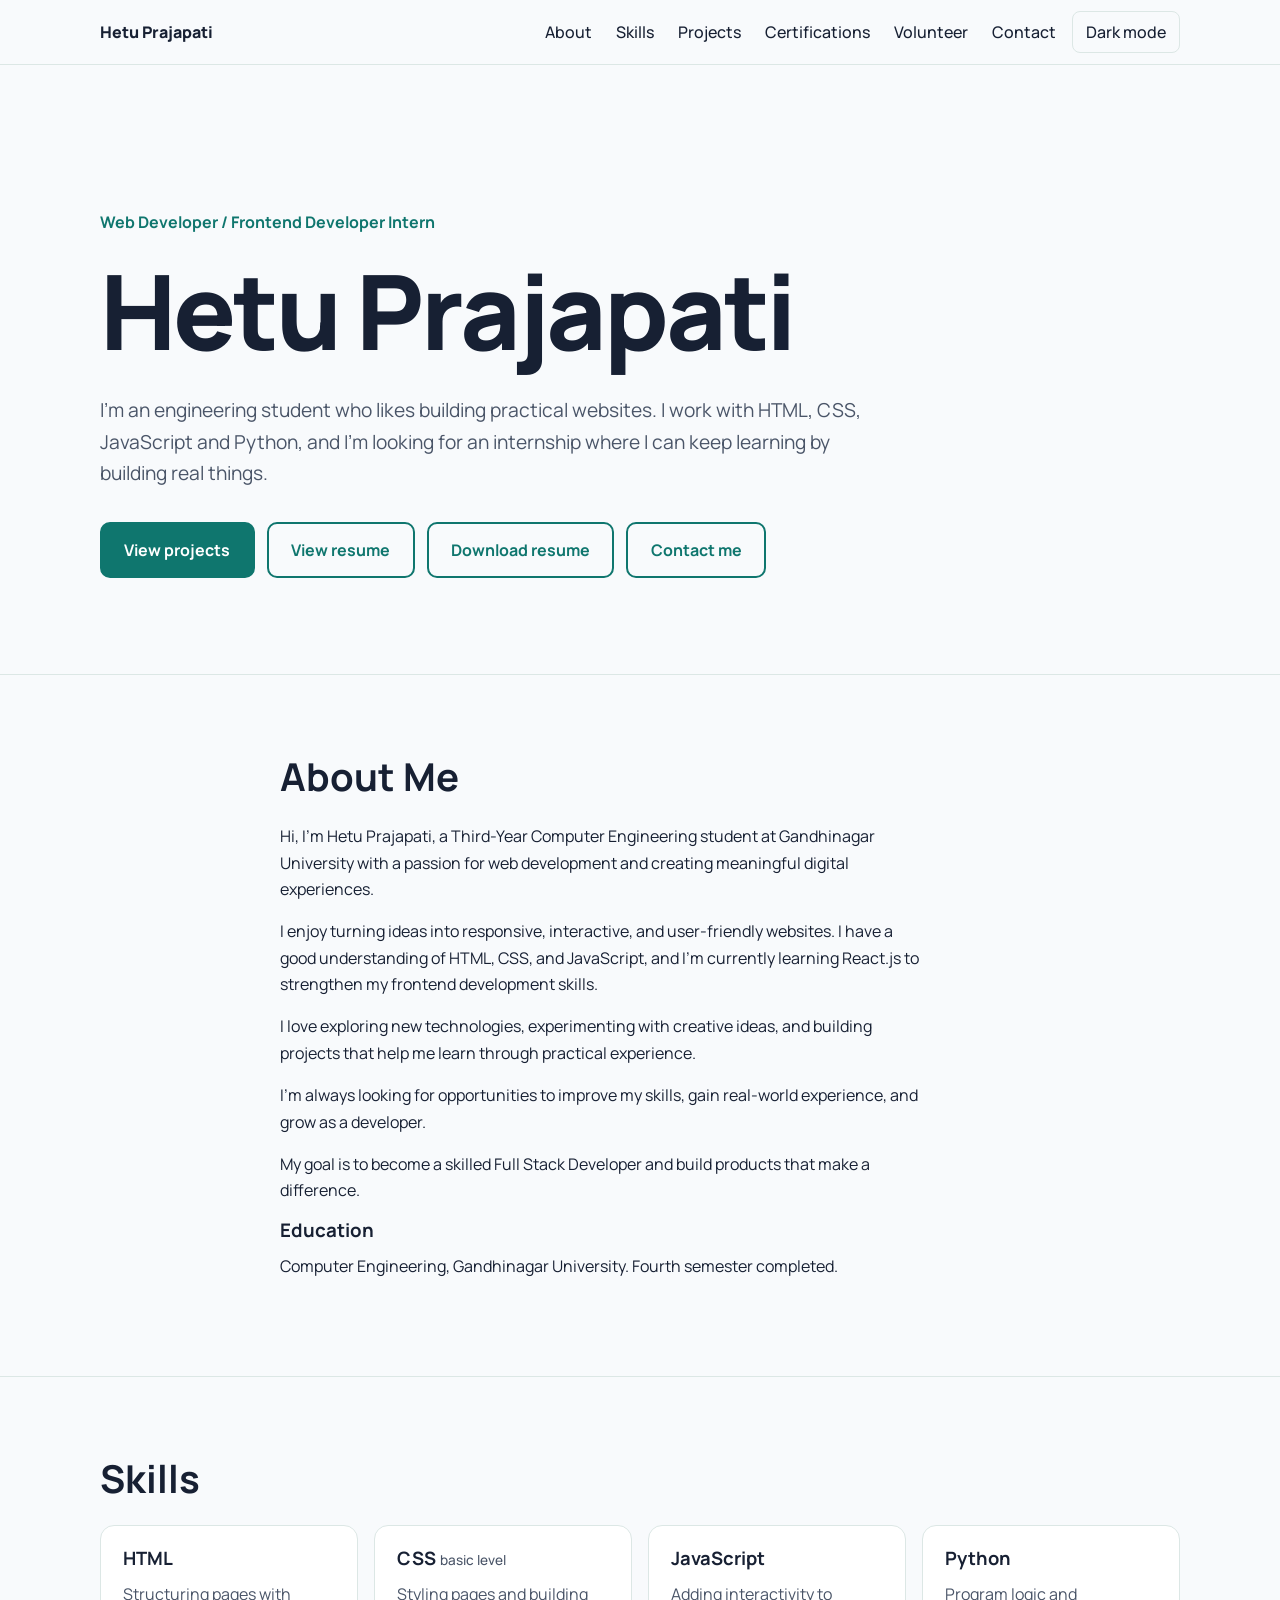
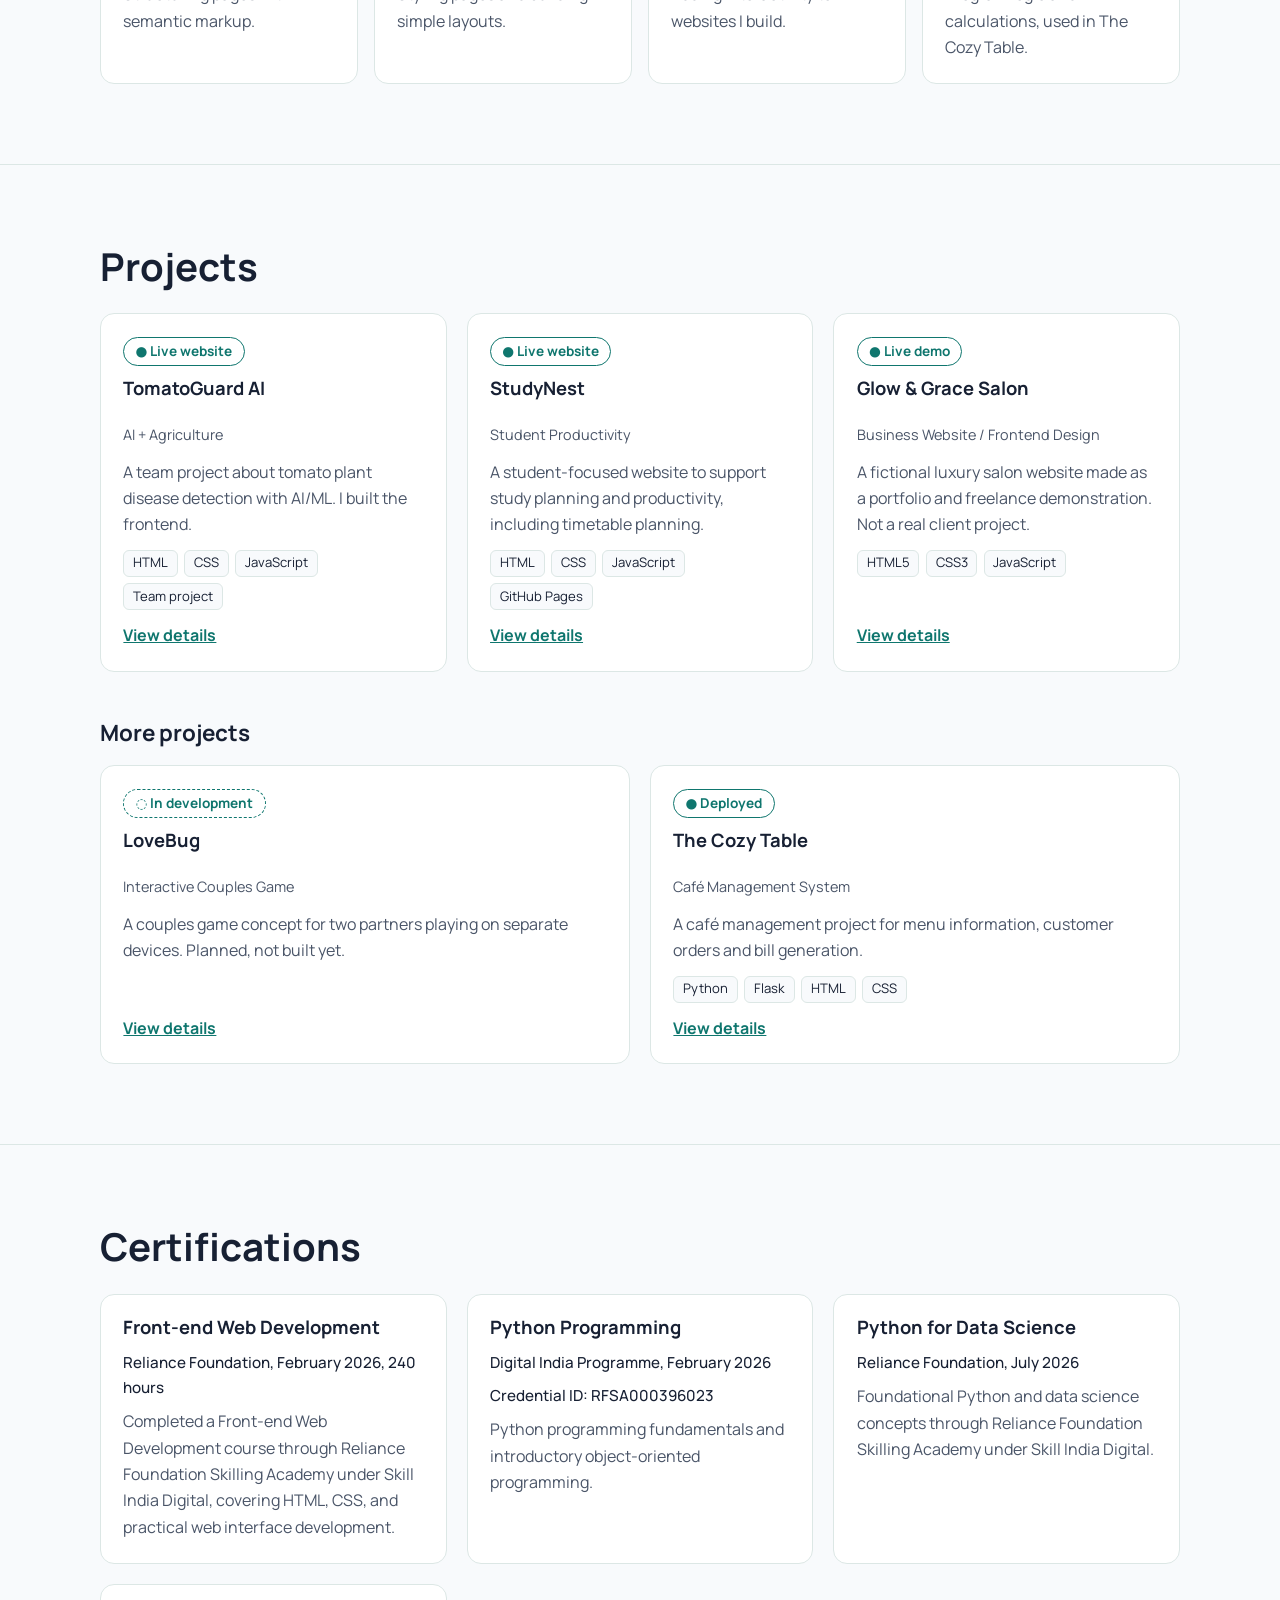
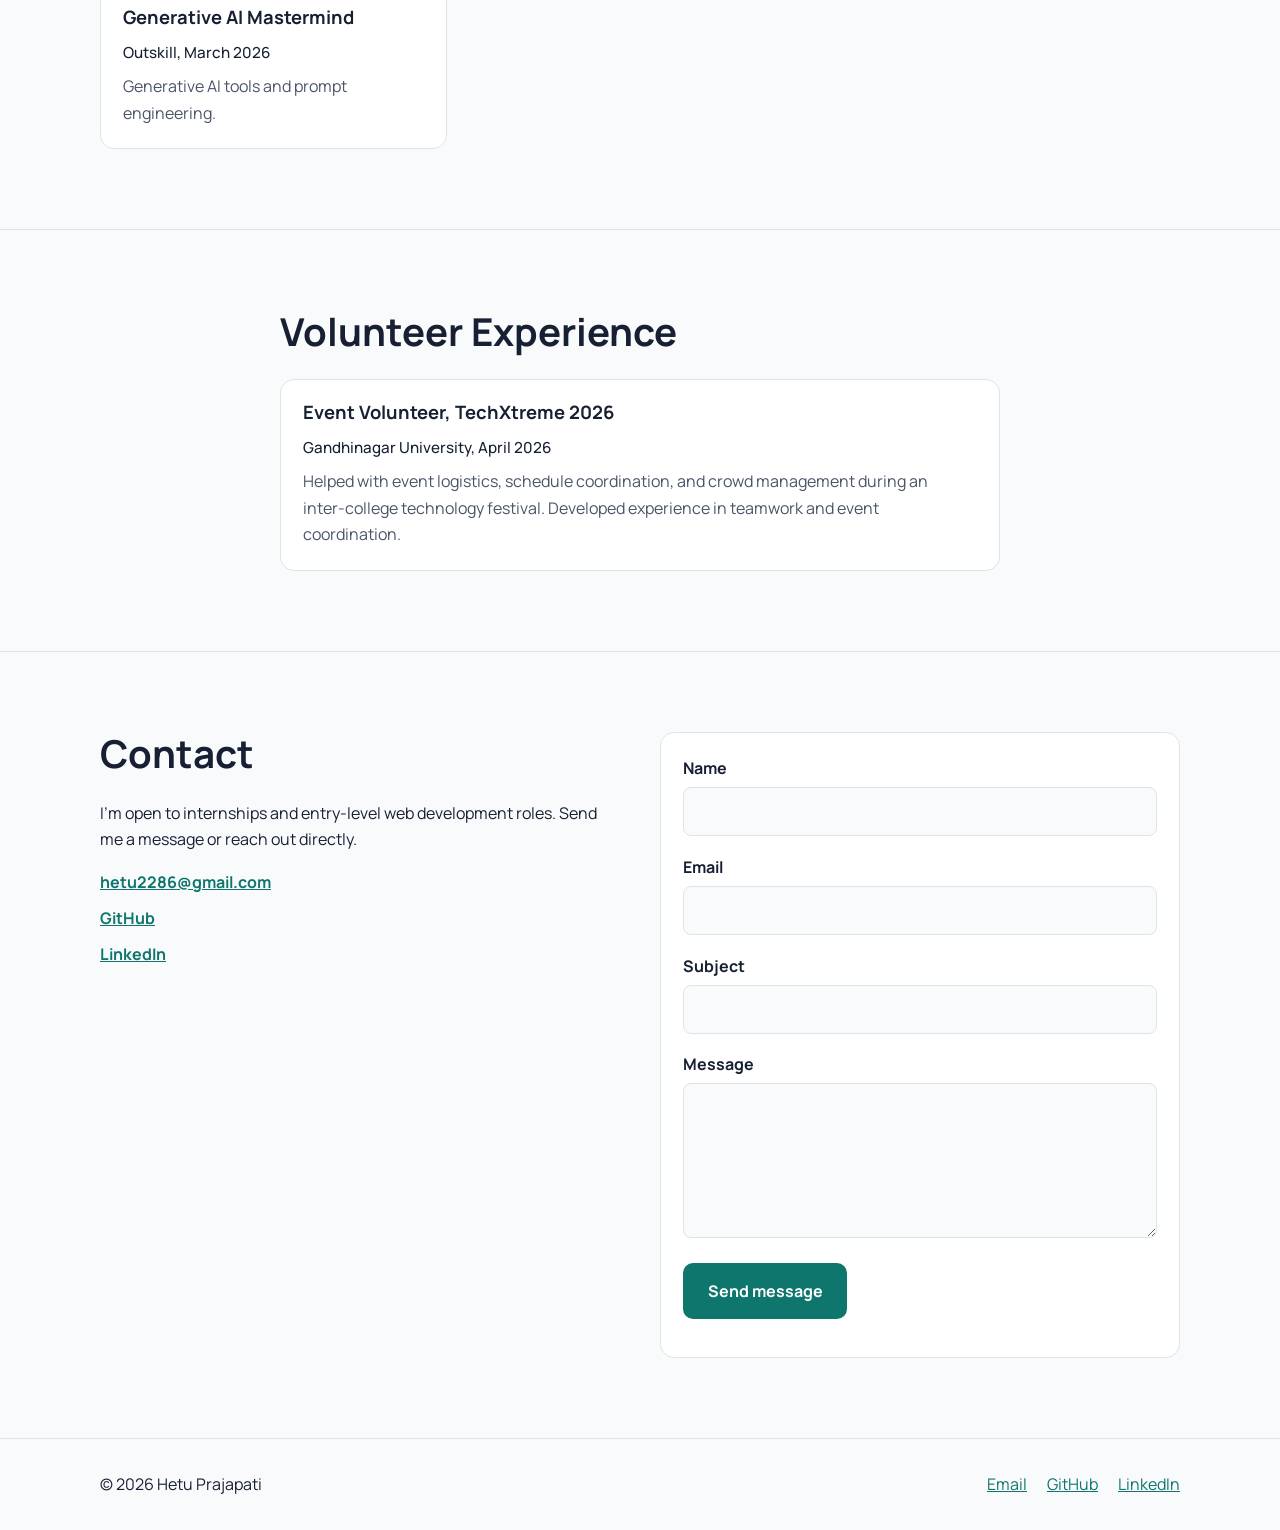
<file: index.html>
<!DOCTYPE html>
<html lang="en">
<head>
  <meta charset="UTF-8">
  <meta name="viewport" content="width=device-width, initial-scale=1">
  <title>Hetu Prajapati</title>
  <meta name="description" content="Portfolio of Hetu Prajapati, an engineering student building web projects with HTML, CSS, JavaScript and Python.">
  <link rel="preconnect" href="https://fonts.googleapis.com">
  <link rel="preconnect" href="https://fonts.gstatic.com" crossorigin>
  <link href="https://fonts.googleapis.com/css2?family=Manrope:wght@400;500;700;800&display=swap" rel="stylesheet">
  <link rel="stylesheet" href="css/style.css">
</head>
<body>
  <a class="skip-link" href="#main">Skip to content</a>

  <header class="site-header">
    <div class="container header-inner">
      <a class="brand" href="#top">Hetu Prajapati</a>
      <button class="nav-toggle" id="navToggle" aria-expanded="false" aria-controls="siteNav">Menu</button>
      <nav id="siteNav" class="site-nav" aria-label="Main">
        <ul>
          <li><a href="#about">About</a></li>
          <li><a href="#skills">Skills</a></li>
          <li><a href="#projects">Projects</a></li>
          <li><a href="#certifications">Certifications</a></li>
          <li><a href="#volunteer">Volunteer</a></li>
          <li><a href="#contact">Contact</a></li>
        </ul>
      </nav>
      <button class="theme-toggle" id="themeToggle" aria-pressed="false">Dark mode</button>
    </div>
  </header>

  <main id="main">
    <section class="hero" id="top">
      <div class="container">
        <p class="hero-role">Web Developer / Frontend Developer Intern</p>
        <h1>Hetu Prajapati</h1>
        <p class="hero-intro">I'm an engineering student who likes building practical websites. I work with HTML, CSS, JavaScript and Python, and I'm looking for an internship where I can keep learning by building real things.</p>
        <div class="button-row">
          <a class="btn btn-primary" href="#projects">View projects</a>
          <a class="btn btn-secondary resume-link" href="assets/resume.pdf" target="_blank" rel="noopener noreferrer">View resume</a>
          <a class="btn btn-secondary resume-link" href="assets/resume.pdf" download>Download resume</a>
          <a class="btn btn-secondary" href="mailto:hetu2286@gmail.com">Contact me</a>
        </div>
        <p class="hint" id="resumeHint" hidden>Resume is not added yet. See README.md, step "Add your resume".</p>
      </div>
    </section>

    <section class="section" id="about">
      <div class="container narrow">
        <h2>About Me</h2>
        <p>Hi, I'm Hetu Prajapati, a Third-Year Computer Engineering student at Gandhinagar University with a passion for web development and creating meaningful digital experiences.</p>
        <p>I enjoy turning ideas into responsive, interactive, and user-friendly websites. I have a good understanding of HTML, CSS, and JavaScript, and I'm currently learning React.js to strengthen my frontend development skills.</p>
        <p>I love exploring new technologies, experimenting with creative ideas, and building projects that help me learn through practical experience.</p>
        <p>I'm always looking for opportunities to improve my skills, gain real-world experience, and grow as a developer.</p>
        <p>My goal is to become a skilled Full Stack Developer and build products that make a difference.</p>
        <h3>Education</h3>
        <p>Computer Engineering, Gandhinagar University. Fourth semester completed.</p>
      </div>
    </section>

    <section class="section" id="skills">
      <div class="container">
        <h2>Skills</h2>
        <ul class="skill-grid">
          <li class="card"><h3>HTML</h3><p>Structuring pages with semantic markup.</p></li>
          <li class="card"><h3>CSS <span class="level">basic level</span></h3><p>Styling pages and building simple layouts.</p></li>
          <li class="card"><h3>JavaScript</h3><p>Adding interactivity to websites I build.</p></li>
          <li class="card"><h3>Python</h3><p>Program logic and calculations, used in The Cozy Table.</p></li>
        </ul>
      </div>
    </section>

    <section class="section" id="projects">
      <div class="container">
        <h2>Projects</h2>
        <div class="project-grid" id="featuredProjects"></div>
        <h3 class="subhead">More projects</h3>
        <div class="project-grid" id="moreProjects"></div>
      </div>
    </section>
    <section class="section" id="certifications">
      <div class="container">
        <h2>Certifications</h2>
        <ul class="cert-grid">
          <li class="card">
            <h3>Front-end Web Development</h3>
            <p class="meta">Reliance Foundation, February 2026, 240 hours</p>
            <p>Completed a Front-end Web Development course through Reliance Foundation Skilling Academy under Skill India Digital, covering HTML, CSS, and practical web interface development.</p>
          </li>
          <li class="card">
            <h3>Python Programming</h3>
            <p class="meta">Digital India Programme, February 2026</p>
            <p class="meta">Credential ID: RFSA000396023</p>
            <p>Python programming fundamentals and introductory object-oriented programming.</p>
          </li>
          <li class="card">
            <h3>Python for Data Science</h3>
            <p class="meta">Reliance Foundation, July 2026</p>
            <p>Foundational Python and data science concepts through Reliance Foundation Skilling Academy under Skill India Digital.</p>
          </li>
          <li class="card">
            <h3>Generative AI Mastermind</h3>
            <p class="meta">Outskill, March 2026</p>
            <p>Generative AI tools and prompt engineering.</p>
          </li>
        </ul>
      </div>
    </section>

    <section class="section" id="volunteer">
      <div class="container narrow">
        <h2>Volunteer Experience</h2>
        <div class="card">
          <h3>Event Volunteer, TechXtreme 2026</h3>
          <p class="meta">Gandhinagar University, April 2026</p>
          <p>Helped with event logistics, schedule coordination, and crowd management during an inter-college technology festival. Developed experience in teamwork and event coordination.</p>
        </div>
      </div>
    </section>

    <section class="section" id="contact">
      <div class="container contact-layout">
        <div>
          <h2>Contact</h2>
          <p>I'm open to internships and entry-level web development roles. Send me a message or reach out directly.</p>
          <ul class="contact-links">
            <li><a href="mailto:hetu2286@gmail.com" aria-label="Email Hetu at hetu2286@gmail.com">hetu2286@gmail.com</a></li>
            <li><a href="https://github.com/hetuprajapati22" target="_blank" rel="noopener noreferrer" aria-label="Hetu on GitHub (opens in a new tab)">GitHub</a></li>
            <li><a href="https://www.linkedin.com/in/hetu-prajapati-389b93343/" target="_blank" rel="noopener noreferrer" aria-label="Hetu on LinkedIn (opens in a new tab)">LinkedIn</a></li>
            <li hidden><a id="whatsappLink" href="#" target="_blank" rel="noopener noreferrer" aria-label="Message Hetu on WhatsApp (opens in a new tab)">WhatsApp</a></li>
          </ul>
        </div>

        <form id="contactForm" class="card" novalidate>
          <div class="field">
            <label for="name">Name</label>
            <input id="name" name="name" type="text" autocomplete="name" required aria-describedby="nameError">
            <p class="error" id="nameError"></p>
          </div>
          <div class="field">
            <label for="email">Email</label>
            <input id="email" name="email" type="email" autocomplete="email" required aria-describedby="emailError">
            <p class="error" id="emailError"></p>
          </div>
          <div class="field">
            <label for="subject">Subject</label>
            <input id="subject" name="subject" type="text" required aria-describedby="subjectError">
            <p class="error" id="subjectError"></p>
          </div>
          <div class="field">
            <label for="message">Message</label>
            <textarea id="message" name="message" rows="5" required aria-describedby="messageError"></textarea>
            <p class="error" id="messageError"></p>
          </div>
          <button class="btn btn-primary" type="submit">Send message</button>
          <div id="formStatus" class="form-status" role="status" aria-live="polite"></div>
        </form>
      </div>
    </section>
  </main>

  <footer class="site-footer">
    <div class="container footer-inner">
      <p>&copy; <span id="year"></span> Hetu Prajapati</p>
      <ul>
        <li><a href="mailto:hetu2286@gmail.com">Email</a></li>
        <li><a href="https://github.com/hetuprajapati22" target="_blank" rel="noopener noreferrer">GitHub</a></li>
        <li><a href="https://www.linkedin.com/in/hetu-prajapati-389b93343/" target="_blank" rel="noopener noreferrer">LinkedIn</a></li>
      </ul>
    </div>
  </footer>

  <script src="js/projects.js"></script>
  <script src="js/script.js"></script>
</body>
</html>
</file>
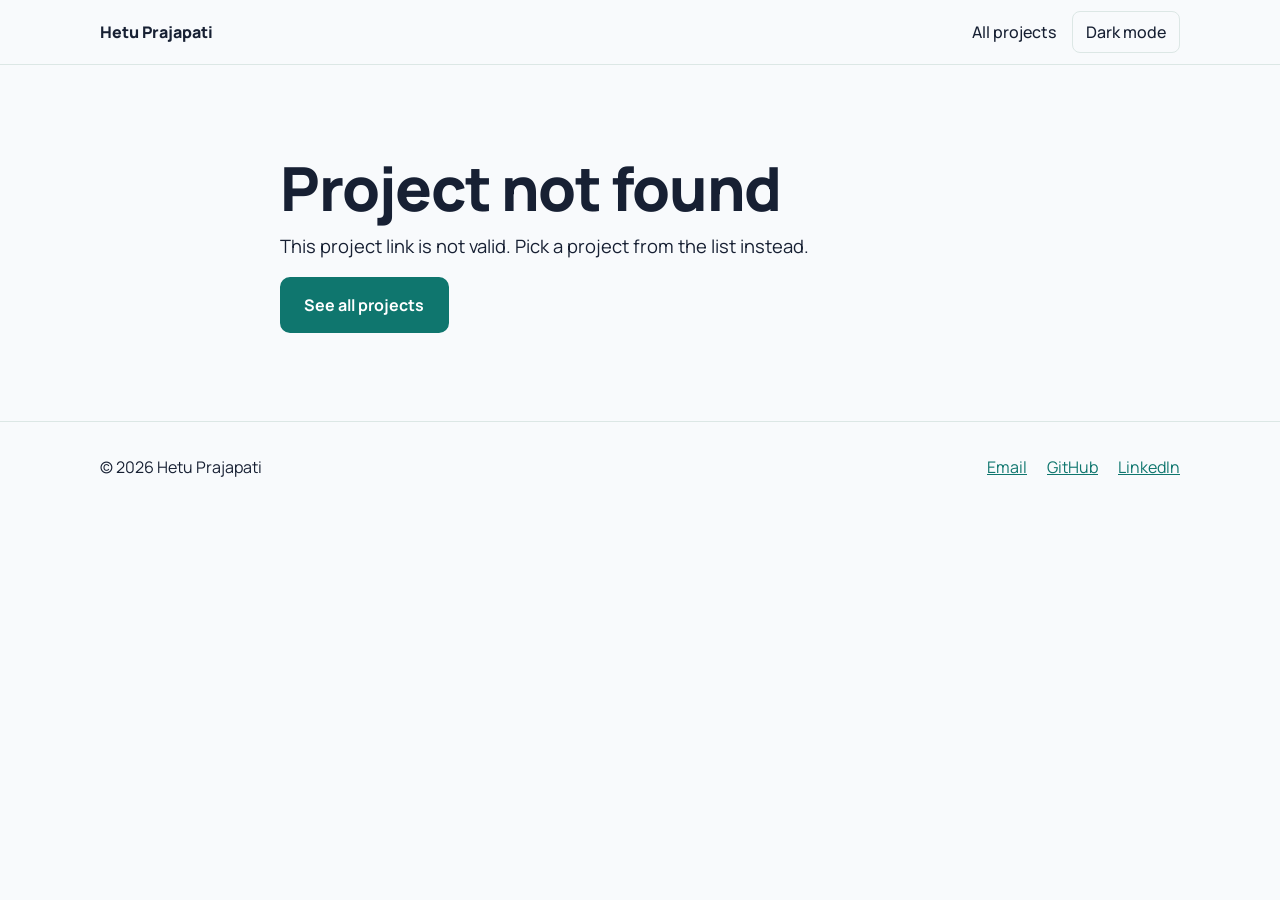
<file: project.html>
<!DOCTYPE html>
<html lang="en">
<head>
  <meta charset="UTF-8">
  <meta name="viewport" content="width=device-width, initial-scale=1">
  <title>Project | Hetu Prajapati</title>
  <meta name="description" content="Project details from the portfolio of Hetu Prajapati.">
  <link rel="preconnect" href="https://fonts.googleapis.com">
  <link rel="preconnect" href="https://fonts.gstatic.com" crossorigin>
  <link href="https://fonts.googleapis.com/css2?family=Manrope:wght@400;500;700;800&display=swap" rel="stylesheet">
  <link rel="stylesheet" href="css/style.css">
  <link rel="stylesheet" href="css/project.css">
</head>
<body>
  <a class="skip-link" href="#main">Skip to content</a>
  <header class="site-header">
    <div class="container header-inner">
      <a class="brand" href="index.html">Hetu Prajapati</a>
      <a class="back-link" href="index.html#projects">All projects</a>
      <button class="theme-toggle" id="themeToggle" aria-pressed="false">Dark mode</button>
    </div>
  </header>

  <main id="main">
    <div class="container narrow" id="projectRoot">
      <noscript><p>Please turn on JavaScript to see this project.</p></noscript>
    </div>
  </main>

  <footer class="site-footer">
    <div class="container footer-inner">
      <p>&copy; <span id="year"></span> Hetu Prajapati</p>
      <ul>
        <li><a href="mailto:hetu2286@gmail.com">Email</a></li>
        <li><a href="https://github.com/hetuprajapati22" target="_blank" rel="noopener noreferrer">GitHub</a></li>
        <li><a href="https://www.linkedin.com/in/hetu-prajapati-389b93343/" target="_blank" rel="noopener noreferrer">LinkedIn</a></li>
      </ul>
    </div>
  </footer>

  <script src="js/projects.js"></script>
  <script src="js/project-detail.js"></script>
</body>
</html>
</file>
<file: css/style.css>
/* ===== Colors: change these to restyle the whole site ===== */
:root {
  --bg: #F8FAFC; --card: #FFFFFF; --accent: #0F766E;
  --text: #172033; --muted: #4A5568; --border: #DCE7E5; --on-accent: #FFFFFF;
}
[data-theme="dark"] {
  --bg: #0B1120; --card: #141D2E; --accent: #5EEAD4;
  --text: #F1F5F9; --muted: #A8B3C5; --border: #293548; --on-accent: #0B1120;
}

*, *::before, *::after { box-sizing: border-box; }
html { scroll-behavior: smooth; scroll-padding-top: 5rem; }
body { margin: 0; font-family: "Manrope", system-ui, sans-serif; line-height: 1.65;
  background: var(--bg); color: var(--text); transition: background .25s, color .25s; }
img { max-width: 100%; }
a { color: var(--accent); }
ul { list-style: none; margin: 0; padding: 0; }
h1, h2, h3 { line-height: 1.15; margin: 0 0 .75rem; }
p { margin: 0 0 1rem; max-width: 65ch; }

:focus-visible { outline: 3px solid var(--accent); outline-offset: 3px; border-radius: 4px; }
.skip-link { position: absolute; left: -999px; top: 0; background: var(--accent); color: var(--on-accent); padding: .6rem 1rem; z-index: 100; }
.skip-link:focus { left: 0; }

.container { width: min(1080px, 100% - 2.5rem); margin-inline: auto; }
.narrow { width: min(720px, 100% - 2.5rem); }

/* Header */
.site-header { position: sticky; top: 0; z-index: 50; background: var(--bg); border-bottom: 1px solid var(--border); }
.header-inner { display: flex; align-items: center; gap: 1rem; min-height: 4rem; }
.brand { font-weight: 800; text-decoration: none; color: var(--text); margin-right: auto; }
.site-nav ul { display: flex; gap: 1.5rem; }
.site-nav a { color: var(--text); text-decoration: none; font-weight: 500; }
.site-nav a:hover { color: var(--accent); }
.nav-toggle, .theme-toggle { font: inherit; font-weight: 500; background: none; color: var(--text);
  border: 1px solid var(--border); border-radius: 8px; padding: .4rem .8rem; cursor: pointer; }
.nav-toggle { display: none; }

/* Hero */
.hero { padding: clamp(4rem, 12vw, 9rem) 0 clamp(3rem, 8vw, 6rem); }
.hero-role { color: var(--accent); font-weight: 700; margin-bottom: 1rem; }
.hero h1 { font-size: clamp(2.8rem, 10vw, 6.5rem); font-weight: 800; letter-spacing: -0.03em; margin-bottom: 1.5rem; }
.hero-intro { font-size: 1.2rem; color: var(--muted); }
.button-row { display: flex; flex-wrap: wrap; gap: .75rem; margin-top: 2rem; }
.btn { display: inline-block; padding: .8rem 1.4rem; border-radius: 10px; font-weight: 700; text-decoration: none;
  border: 2px solid var(--accent); transition: transform .15s, background .15s; }
.btn-primary { background: var(--accent); color: var(--on-accent); }
.btn-secondary { background: transparent; color: var(--accent); }
.btn:hover { transform: translateY(-2px); }
.btn[aria-disabled="true"] { opacity: .55; cursor: not-allowed; transform: none; }
.hint { margin-top: 1rem; color: var(--muted); font-size: .95rem; }

/* Sections */
.section { padding: clamp(3rem, 7vw, 5rem) 0; border-top: 1px solid var(--border); }
.section h2 { font-size: clamp(1.8rem, 4vw, 2.4rem); margin-bottom: 1.5rem; }
.subhead { margin: 3rem 0 1.25rem; font-size: 1.4rem; }
.level { font-size: .85rem; font-weight: 500; color: var(--muted); }

/* Cards */
.card { background: var(--card); border: 1px solid var(--border); border-radius: 14px; padding: 1.4rem; }
.card h3 { font-size: 1.15rem; }
.card p { color: var(--muted); margin-bottom: 0; }
.skill-grid { display: grid; grid-template-columns: repeat(auto-fit, minmax(220px, 1fr)); gap: 1rem; }
.project-grid { display: grid; grid-template-columns: repeat(auto-fit, minmax(290px, 1fr)); gap: 1.25rem; }
.project-card { display: flex; flex-direction: column; gap: .75rem; }
.project-card p { margin: 0; }
.project-card .category { font-size: .9rem; color: var(--muted); }
.status { align-self: flex-start; font-size: .85rem; font-weight: 700; border: 1.5px solid var(--accent);
  color: var(--accent); border-radius: 999px; padding: .15rem .7rem; }
.status::before { content: "● "; }
.status.in-development { border-style: dashed; }
.status.in-development::before { content: "◌ "; }
.tags { display: flex; flex-wrap: wrap; gap: .4rem; }
.tags li { font-size: .82rem; background: var(--bg); border: 1px solid var(--border); border-radius: 6px; padding: .1rem .55rem; }
.project-card .more { margin-top: auto; font-weight: 700; }

/* Footer */
.site-footer { border-top: 1px solid var(--border); padding: 2rem 0; }
.footer-inner { display: flex; flex-wrap: wrap; justify-content: space-between; gap: 1rem; }
.footer-inner p { margin: 0; }
.footer-inner ul { display: flex; gap: 1.25rem; }

/* Mobile */
@media (max-width: 700px) {
  .nav-toggle { display: block; }
  .site-nav { display: none; position: absolute; top: 100%; left: 0; right: 0; background: var(--bg);
    border-bottom: 1px solid var(--border); padding: 1rem 1.25rem; }
  .site-nav.open { display: block; }
  .site-nav ul { flex-direction: column; gap: 1rem; }
}

@media (prefers-reduced-motion: reduce) {
  html { scroll-behavior: auto; }
  *, *::before, *::after { transition: none !important; animation: none !important; }
}

/* ===== Step 3: certifications, volunteer, contact ===== */
.cert-grid { display: grid; grid-template-columns: repeat(auto-fit, minmax(300px, 1fr)); gap: 1.25rem; }
.meta { color: var(--text) !important; font-weight: 500; font-size: .95rem; margin-bottom: .5rem !important; }
.contact-layout { display: grid; grid-template-columns: repeat(auto-fit, minmax(300px, 1fr)); gap: 2.5rem; align-items: start; }
.contact-links { display: grid; gap: .6rem; font-weight: 700; }
.field { margin-bottom: 1.1rem; }
label { display: block; font-weight: 700; margin-bottom: .35rem; }
input, textarea { width: 100%; font: inherit; color: var(--text); background: var(--bg);
  border: 1.5px solid var(--border); border-radius: 8px; padding: .65rem .8rem; }
input[aria-invalid="true"], textarea[aria-invalid="true"] { border-color: #B42318; border-width: 2px; }
[data-theme="dark"] input[aria-invalid="true"], [data-theme="dark"] textarea[aria-invalid="true"] { border-color: #FCA5A5; }
.error { color: #B42318 !important; font-size: .9rem; margin: .3rem 0 0 !important; }
[data-theme="dark"] .error { color: #FCA5A5 !important; }
.error:not(:empty)::before { content: "Error: "; font-weight: 700; }
.form-status { margin-top: 1rem; }
.form-status:not(:empty) { border: 1px solid var(--border); border-left-width: 4px; border-radius: 8px; padding: .8rem 1rem; }
.form-status.success { border-left-color: #15803D; }
.form-status.error { border-left-color: #B42318; }
.form-status.info { border-left-color: var(--accent); }
.btn[type="submit"] { cursor: pointer; font: inherit; font-weight: 700; }
button:disabled { opacity: .6; cursor: wait; }
</file>
<file: css/project.css>
/* Styles only for project.html (colors come from style.css) */
.back-link { color: var(--text); font-weight: 500; text-decoration: none; }
.back-link:hover { color: var(--accent); }
.detail { padding: clamp(2.5rem, 6vw, 4.5rem) 0; }
.detail h1 { font-size: clamp(2.2rem, 7vw, 3.8rem); font-weight: 800; letter-spacing: -0.02em; margin: 1rem 0 .5rem; }
.detail .category { color: var(--muted); font-size: 1.05rem; }
.detail .lead { font-size: 1.15rem; }
.detail h2 { font-size: 1.35rem; margin: 2.25rem 0 .75rem; }
.status-row { display: flex; flex-wrap: wrap; gap: .5rem; }
.status-row .tag { font-size: .85rem; font-weight: 700; border: 1.5px solid var(--border); border-radius: 999px; padding: .15rem .7rem; }
.feature-list { list-style: disc; padding-left: 1.25rem; }
.feature-list li { margin-bottom: .5rem; max-width: 65ch; }
.note { background: var(--card); border: 1px solid var(--border); border-left: 4px solid var(--accent);
  border-radius: 10px; padding: 1rem 1.2rem; margin-top: 2.25rem; }
.note p { margin: 0; color: var(--muted); }
.note strong { color: var(--text); }
.link-row { display: flex; flex-wrap: wrap; gap: .75rem; margin-top: 1.5rem; }
.missing { color: var(--muted); font-size: .95rem; margin-top: .75rem; }
.nav-pair { display: flex; justify-content: space-between; gap: 1rem; margin-top: 3rem; padding-top: 1.5rem; border-top: 1px solid var(--border); }
</file>
